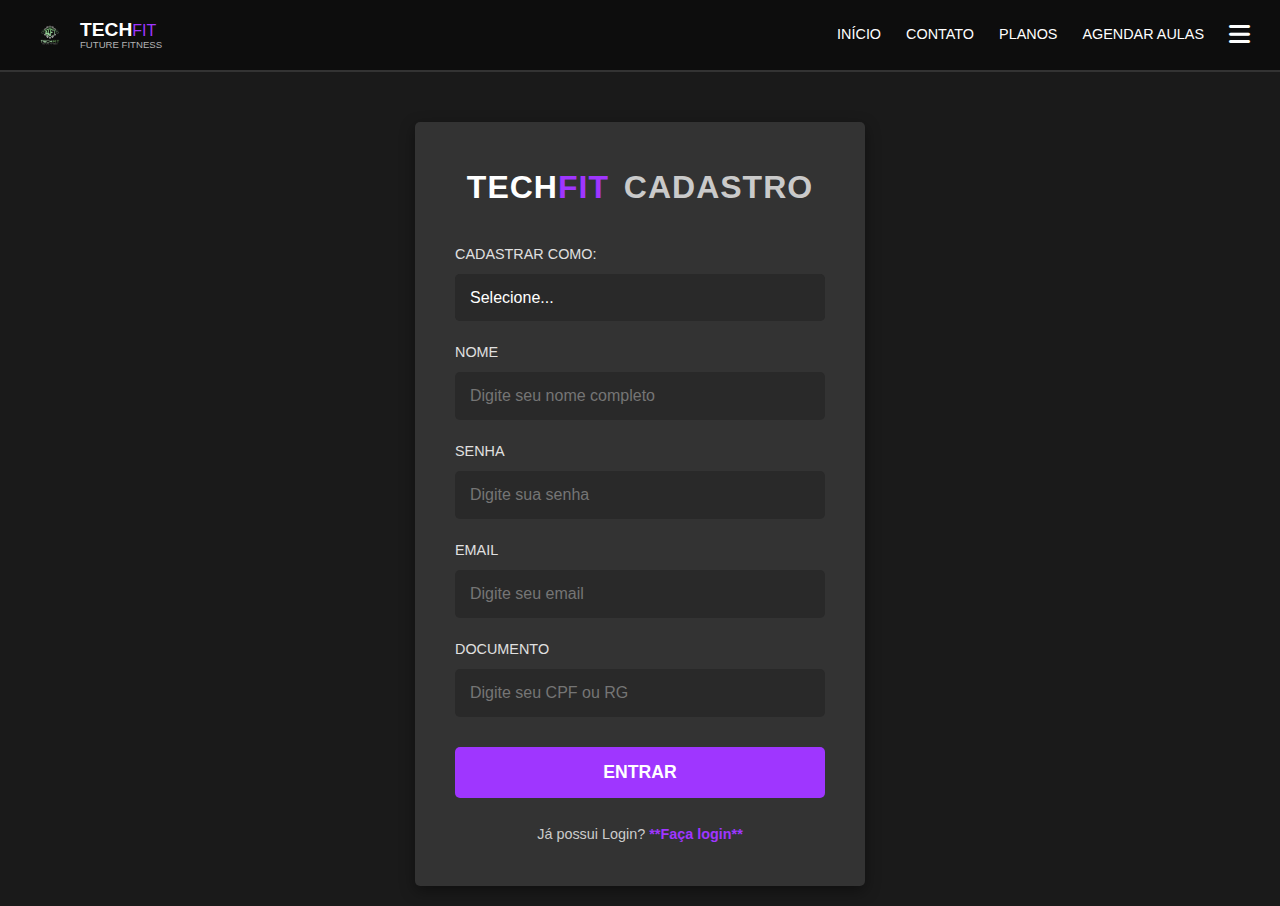
<file: html/cadastro.html>
<!DOCTYPE html>
<html lang="pt-BR">
<head>
    <meta charset="UTF-8">
    <meta name="viewport" content="width=device-width, initial-scale=1.0">
    <title>TechFit - Cadastro</title>
    <link rel="stylesheet" href="style-cadastro.css">
    <link rel="stylesheet" href="https://cdnjs.cloudflare.com/ajax/libs/font-awesome/6.0.0-beta3/css/all.min.css">
</head>
<body>

    <header class="navbar">
        <div class="logo">
            <img src="imagensAcademia/logotechfit-removebg-preview.png" alt="Logo TechFit" style="height: 40px; filter: invert(1);">
            <div class="logo-text">
                <strong>TECH</strong><span class="fit">FIT</span>
                <span class="subtext">FUTURE FITNESS</span>
            </div>
        </div>
        <nav class="menu">
            <a href="paginainicial.html">INÍCIO</a>
            <a href="#">CONTATO</a>
            <a href="#">PLANOS</a>
            <a href="#">AGENDAR AULAS</a>
            <button class="menu-toggle" aria-label="Menu Principal"><i class="fas fa-bars"></i></button>
        </nav>
    </header>

    <main class="cadastro-page">
        <div class="cadastro-container">
            <h1 class="cadastro-title">
                <span class="techfit-text">TECH<span class="fit-text">FIT</span></span>
                <span class="cadastro-text">CADASTRO</span>
            </h1>

            <form class="cadastro-form">
                <label for="tipo-cadastro">CADASTRAR COMO:</label>
                <div class="select-wrapper">
                    <select id="tipo-cadastro" name="tipo-cadastro">
                        <option value="" disabled selected>Selecione...</option>
                        <option value="aluno">Aluno</option>
                        <option value="professor">Professor</option>
                    </select>
                </div>

                <label for="nome">Nome</label>
                <input type="text" id="nome" name="nome" placeholder="Digite seu nome completo" required>
                
                <label for="senha">Senha</label>
                <input type="password" id="senha" name="senha" placeholder="Digite sua senha" required>
                
                <label for="email">Email</label>
                <input type="email" id="email" name="email" placeholder="Digite seu email" required>

                <label for="documento">Documento</label>
                <input type="text" id="documento" name="documento" placeholder="Digite seu CPF ou RG" required>

                <button type="submit" class="btn-entrar">ENTRAR</button>

                <p class="login-link">
                    Já possui Login? <a href="login.html">**Faça login**</a>
                </p>
            </form>
        </div>
        <div id="success-message" style="display:none; margin-top:20px; color:green; font-weight:bold; text-align:center;">
            Cadastro feito com sucesso!
        </div>
        <script>
        document.querySelector('.cadastro-form').addEventListener('submit', function(e) {
            e.preventDefault();
            document.getElementById('success-message').style.display = 'block';
            this.reset();
            setTimeout(function() {
                window.location.href = 'login.html';
            }, 1500);
        });
        </script>
    </main>

</body>
</html>
</file>
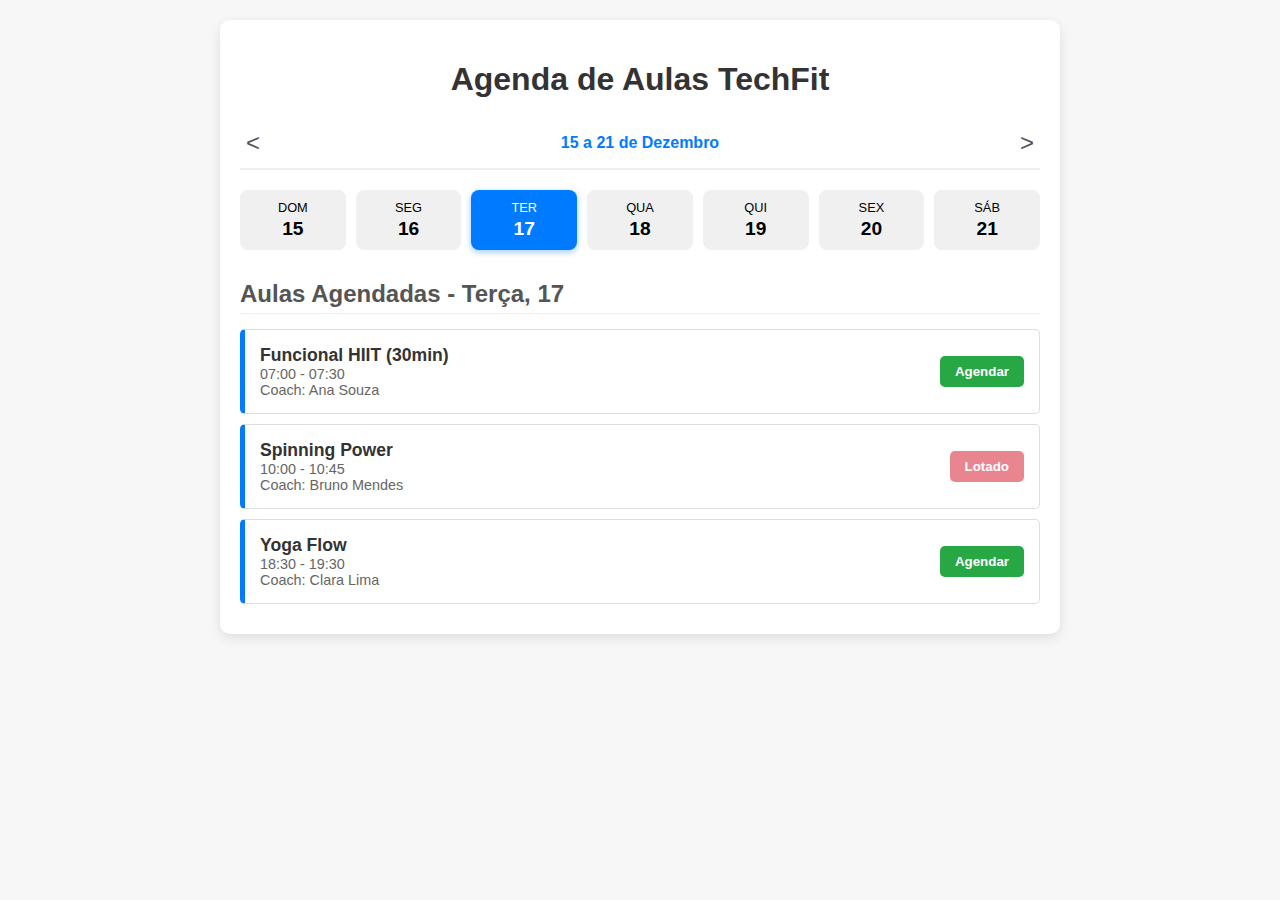
<file: html/calendario.html>
<!DOCTYPE html>
<html lang="pt-BR">
<head>
    <meta charset="UTF-8">
    <meta name="viewport" content="width=device-width, initial-scale=1.0">
    <title>Agenda de Aulas - TechFit</title>
    <style>
        /* Estilo Minimalista Inspirado no Design TechFit */
        body {
            font-family: -apple-system, BlinkMacSystemFont, "Segoe UI", Roboto, "Helvetica Neue", Arial, sans-serif;
            background-color: #f7f7f7;
            margin: 0;
            padding: 20px;
        }

        .calendar-container {
            max-width: 800px;
            margin: 0 auto;
            background-color: #ffffff;
            border-radius: 10px;
            box-shadow: 0 4px 12px rgba(0, 0, 0, 0.1);
            padding: 20px;
        }

        h1 {
            color: #333;
            text-align: center;
            margin-bottom: 20px;
            font-weight: 600;
        }

        /* Seletor de Semana */
        .week-selector {
            display: flex;
            justify-content: space-between;
            align-items: center;
            padding: 10px 0;
            margin-bottom: 20px;
            border-bottom: 2px solid #eee;
        }

        .week-selector button {
            background-color: transparent;
            border: none;
            color: #555;
            font-size: 1.5em;
            cursor: pointer;
        }

        .week-selector span {
            font-weight: 700;
            color: #007bff; /* Azul vibrante como cor principal */
        }

        /* Grade de Dias da Semana */
        .day-grid {
            display: grid;
            grid-template-columns: repeat(7, 1fr);
            gap: 10px;
            text-align: center;
        }

        .day-item {
            padding: 10px 5px;
            border-radius: 8px;
            background-color: #f0f0f0;
            cursor: pointer;
            transition: background-color 0.2s;
        }

        .day-item:hover {
            background-color: #e0e0e0;
        }

        .day-item.active {
            background-color: #007bff;
            color: white;
            font-weight: 700;
            box-shadow: 0 2px 6px rgba(0, 123, 255, 0.4);
        }

        .day-name {
            font-size: 0.8em;
            font-weight: 500;
            display: block;
            margin-bottom: 3px;
        }

        .day-number {
            font-size: 1.2em;
            font-weight: 700;
            display: block;
        }

        /* Lista de Aulas */
        .class-list {
            margin-top: 30px;
        }

        h2 {
            color: #555;
            margin-bottom: 15px;
            font-weight: 600;
            border-bottom: 1px solid #eee;
            padding-bottom: 5px;
        }

        .class-card {
            display: flex;
            justify-content: space-between;
            align-items: center;
            padding: 15px;
            margin-bottom: 10px;
            background-color: #fff;
            border: 1px solid #ddd;
            border-left: 5px solid #007bff; /* Detalhe da cor principal */
            border-radius: 5px;
        }

        .class-info {
            flex-grow: 1;
        }

        .class-name {
            font-weight: 700;
            color: #333;
            font-size: 1.1em;
        }

        .class-time, .class-coach {
            font-size: 0.9em;
            color: #666;
        }

        .register-btn {
            background-color: #28a745; /* Botão verde de sucesso */
            color: white;
            border: none;
            padding: 8px 15px;
            border-radius: 5px;
            cursor: pointer;
            font-weight: 600;
            transition: background-color 0.2s;
        }

        .register-btn:hover {
            background-color: #218838;
        }

        .full-btn {
            background-color: #dc3545; /* Botão vermelho de lotado */
            cursor: default;
            opacity: 0.6;
        }
    </style>
</head>
<body>

<div class="calendar-container">
    <h1>Agenda de Aulas TechFit</h1>

    <div class="week-selector">
        <button id="prevWeek">&lt;</button>
        <span>15 a 21 de Dezembro</span>
        <button id="nextWeek">&gt;</button>
    </div>

    <div class="day-grid">
        <div class="day-item">
            <span class="day-name">DOM</span>
            <span class="day-number">15</span>
        </div>
        <div class="day-item">
            <span class="day-name">SEG</span>
            <span class="day-number">16</span>
        </div>
        <div class="day-item active" onclick="loadClasses('terca')">
            <span class="day-name">TER</span>
            <span class="day-number">17</span>
        </div>
        <div class="day-item">
            <span class="day-name">QUA</span>
            <span class="day-number">18</span>
        </div>
        <div class="day-item">
            <span class="day-name">QUI</span>
            <span class="day-number">19</span>
        </div>
        <div class="day-item">
            <span class="day-name">SEX</span>
            <span class="day-number">20</span>
        </div>
        <div class="day-item">
            <span class="day-name">SÁB</span>
            <span class="day-number">21</span>
        </div>
    </div>

    <div class="class-list">
        <h2>Aulas Agendadas - Terça, 17</h2>

        <div class="class-card">
            <div class="class-info">
                <div class="class-name">Funcional HIIT (30min)</div>
                <div class="class-time">07:00 - 07:30</div>
                <div class="class-coach">Coach: Ana Souza</div>
            </div>
            <button class="register-btn" onclick="registerClass('hiit-7h')">Agendar</button>
        </div>

        <div class="class-card">
            <div class="class-info">
                <div class="class-name">Spinning Power</div>
                <div class="class-time">10:00 - 10:45</div>
                <div class="class-coach">Coach: Bruno Mendes</div>
            </div>
            <button class="register-btn full-btn" disabled>Lotado</button>
        </div>

        <div class="class-card">
            <div class="class-info">
                <div class="class-name">Yoga Flow</div>
                <div class="class-time">18:30 - 19:30</div>
                <div class="class-coach">Coach: Clara Lima</div>
            </div>
            <button class="register-btn" onclick="registerClass('yoga-18h')">Agendar</button>
        </div>

    </div>

</div>

<script>
    // Função básica de simulação de agendamento
    function registerClass(classId) {
        alert('Você agendou a aula ' + classId + ' com sucesso! Nos vemos na TechFit!');
        // Aqui você faria a chamada real para o seu backend
    }

    // Função básica de simulação de troca de dia
    function loadClasses(day) {
        alert('Aulas de ' + day + ' carregadas. (Esta é apenas uma simulação!)');

        // Lógica para alterar o dia ativo visualmente:
        document.querySelectorAll('.day-item').forEach(item => {
            item.classList.remove('active');
        });
        // No mundo real, você usaria o dia para buscar novas aulas no servidor
    }
</script>

</body>
</html>
</file>
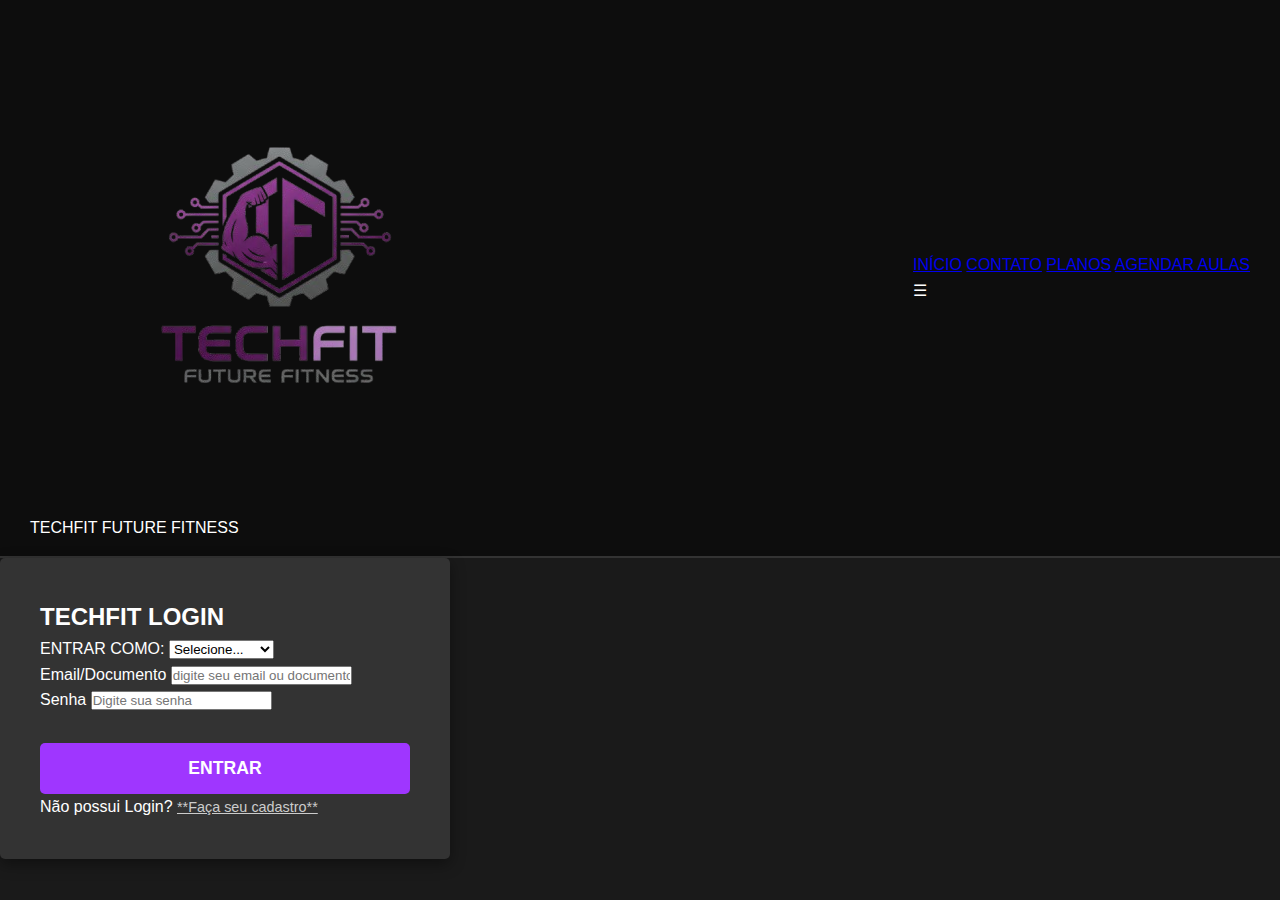
<file: html/login.html>
<!DOCTYPE html>
<html lang="pt-br">
<head>
    <meta charset="UTF-8">
    <meta name="viewport" content="width=device-width, initial-scale=1.0">
    <title>TECHFIT - Login</title>
    <link rel="stylesheet" href="style-login.css">
    </head>
<body>
    <header class="navbar">
        <div class="navbar-left">
            <img src="imagensAcademia/logotechfit-removebg-preview.png" alt="TECHFIT Logo" class="logo">
            <span class="brand-name">TECHFIT</span>
            <span class="brand-slogan">FUTURE FITNESS</span>
        </div>
        <nav class="navbar-right">
            <a href="paginainicial.html" class="nav-item">INÍCIO</a>
            <a href="#" class="nav-item">CONTATO</a>
            <a href="#" class="nav-item">PLANOS</a>
            <a href="#" class="nav-item">AGENDAR AULAS</a>
            <div class="menu-icon">☰</div> </nav>
    </header>

    <main class="login-container">
        <div class="login-card">
            <h2>TECHFIT LOGIN</h2>

            <div class="form-group">
                <label for="entrarComo">ENTRAR COMO:</label>
                <select id="entrarComo" class="input-field select-field">
                    <option>Selecione...</option>
                    <option>Aluno</option>
                    <option>Instrutor</option>
                    <option>Administrador</option>
                </select>
            </div>

            <div class="form-group">
                <label for="emailDocumento">Email/Documento</label>
                <input type="text" id="emailDocumento" class="input-field" placeholder="digite seu email ou documento">
            </div>

            <div class="form-group">
                <label for="senha">Senha</label>
                <input type="password" id="senha" class="input-field" placeholder="Digite sua senha">
            </div>

            <button class="btn-entrar" onclick="verificarLogin()">ENTRAR</button>
            <script>
                function verificarLogin() {
                    
                    const email = document.getElementById('emailDocumento').value;
                    const senha = document.getElementById('senha').value;
                    // Aqui você pode adicionar validação real, por exemplo, via AJAX
                    if (email === "admin@techfit.com" && senha === "123456") {
                        window.location.href = "paginainicial.html";
                    } else {
                        alert("Email ou senha incorretos!");
                    }
                }
            </script>
            <p class="cadastro-text">
                Não possui Login? <a href="cadastro.html" class="cadastro-link">**Faça seu cadastro**</a>
            </p>
        </div>
    </main>
</body>
</html>
</file>
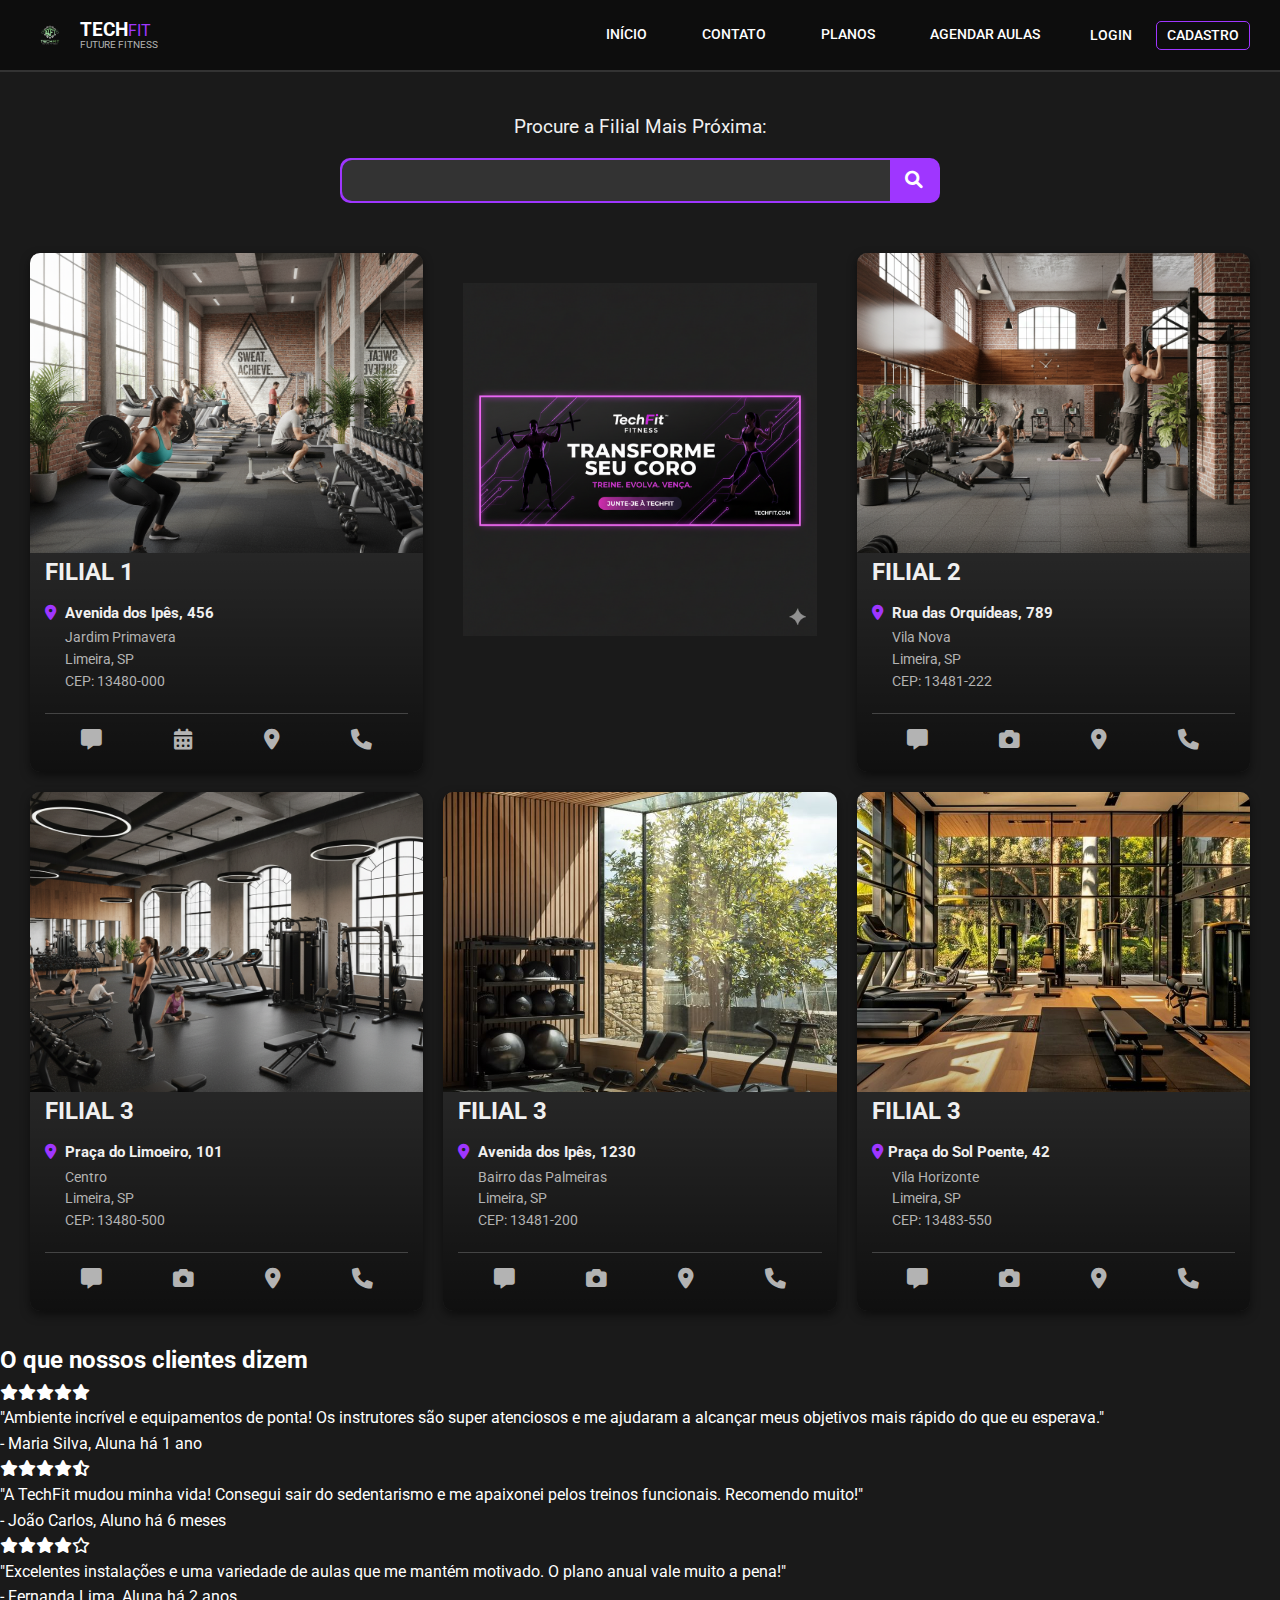
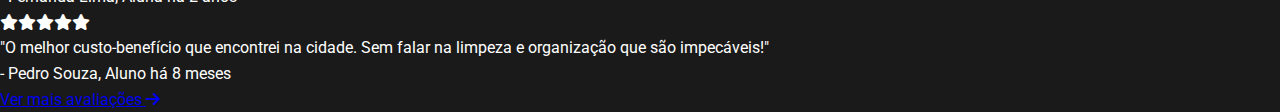
<file: html/paginainicial.html>
<!DOCTYPE html>
<html lang="pt-BR">
<head>
    <meta charset="UTF-8">
    <meta name="viewport" content="width=device-width, initial-scale=1.0">
    <title>TechFit - Filiais</title>
    <link rel="stylesheet" href="style.css">
    <link rel="stylesheet" href="https://cdnjs.cloudflare.com/ajax/libs/font-awesome/6.0.0-beta3/css/all.min.css">
</head>
<body>

    <header class="navbar">
        <div class="logo">
            <img src="imagensAcademia/logotechfit-removebg-preview.png" alt="Logo TechFit" style="height: 40px; filter: invert(1);">
            <div class="logo-text">
                <strong>TECH</strong><span class="fit">FIT</span>
                <span class="subtext">FUTURE FITNESS</span>
            </div>
        </div>
        <nav class="menu">
            <a href="paginainicial.html">INÍCIO</a>
            <a href="#">CONTATO</a>
            <a href="#">PLANOS</a>
            <a href="#">AGENDAR AULAS</a>
            <button class="menu-toggle" aria-label="Menu"><i class="fas fa-bars"></i></button>
        
            <div class="utility-menu-container">
                <div class="utility-links">
                    <a href="#" class="login-btn">LOGIN</a>
                    <a href="#" class="register-btn">CADASTRO</a>
                </div>
                <button class="menu-toggle" aria-label="Menu Principal"><i class="fas fa-bars"></i></button>
            </div>
        </nav>
    </header>

    <main>
        <div class="search-section">
            <p>Procure a Filial Mais Próxima:</p>
            <div class="search-bar-container">
                <input type="text" placeholder="" class="search-input">
                <button class="search-button"><i class="fas fa-search"></i></button>
            </div>
        </div>

        <section class="filiais-container">
            <div class="filial-card">
                <div class="card-image-wrapper">
                    <img src="imagensAcademia/imagemAcademia1.png" alt="Academia Filial 1">
                </div>
                <div class="card-content">
                    <h2 class="filial-title">FILIAL 1</h2>
                    <p class="address"><i class="fas fa-map-marker-alt"></i> Avenida dos Ipês, 456</p>
                    <p class="address-detail">Jardim Primavera</p>
                    <p class="address-detail">Limeira, SP</p>
                    <p class="address-detail">CEP: 13480-000</p>
                    <div class="social-icons">
                        <a href="#"><i class="fas fa-comment-alt"></i></a>
                        <a href="#"><i class="fas fa-calendar-alt"></i></a>
                        <a href="#"><i class="fas fa-map-marker-alt"></i></a>
                        <a href="#"><i class="fas fa-phone"></i></a>
                    </div>
                </div>
            </div>
      <div class="promo-banner">
    <img src="imagensAcademia/promocao.png" alt="Transforme seu corpo na TechFit">
    </div>
            <div class="filial-card">
                <div class="card-image-wrapper">
                    <img src="imagensAcademia/ImagemAcademia2.png" alt="Academia Filial 2">
                </div>
                <div class="card-content">
                    <h2 class="filial-title">FILIAL 2</h2>
                    <p class="address"><i class="fas fa-map-marker-alt"></i> Rua das Orquídeas, 789</p>
                    <p class="address-detail">Vila Nova</p>
                    <p class="address-detail">Limeira, SP</p>
                    <p class="address-detail">CEP: 13481-222</p>
                    <div class="social-icons">
                        <a href="#"><i class="fas fa-comment-alt"></i></a>
                        <a href="#"><i class="fas fa-camera"></i></a>
                        <a href="#"><i class="fas fa-map-marker-alt"></i></a>
                        <a href="#"><i class="fas fa-phone"></i></a>
                    </div>
                </div>
            </div>

            <div class="filial-card highlight-card">
                <div class="card-image-wrapper">
                    <img src="imagensAcademia/ImagemAcademia3.png" alt="Academia Filial 3">
                </div>
                <div class="card-content">
                    <h2 class="filial-title">FILIAL 3</h2>
                    <p class="address"><i class="fas fa-map-marker-alt"></i> Praça do Limoeiro, 101</p>
                    <p class="address-detail">Centro</p>
                    <p class="address-detail">Limeira, SP</p>
                    <p class="address-detail">CEP: 13480-500</p>
                    <div class="social-icons">
                        <a href="#"><i class="fas fa-comment-alt"></i></a>
                        <a href="#"><i class="fas fa-camera"></i></a>
                        <a href="#"><i class="fas fa-map-marker-alt"></i></a>
                        <a href="#"><i class="fas fa-phone"></i></a>
                    </div>
                </div>
            </div>

             <div class="filial-card highlight-card">
                <div class="card-image-wrapper">
                    <img src="imagensAcademia/imagemAcademia4 (1).jpg" alt="Academia Filial 3">
                </div>
                <div class="card-content">
                    <h2 class="filial-title">FILIAL 3</h2>
                    <p class="address"><i class="fas fa-map-marker-alt"></i> Avenida dos Ipês, 1230</p>
                    <p class="address-detail">Bairro das Palmeiras </p>
                    <p class="address-detail">Limeira, SP</p>
                    <p class="address-detail">CEP: 13481-200</p>
                    <div class="social-icons">
                        <a href="#"><i class="fas fa-comment-alt"></i></a>
                        <a href="#"><i class="fas fa-camera"></i></a>
                        <a href="#"><i class="fas fa-map-marker-alt"></i></a>
                        <a href="#"><i class="fas fa-phone"></i></a>
                    </div>
                </div>
            </div>

             <div class="filial-card highlight-card">
                <div class="card-image-wrapper">
                    <img src="imagensAcademia/imagemAcademia5.jpg" alt="Academia Filial 3">
                </div>
                <div class="card-content">
                    <h2 class="filial-title">FILIAL 3</h2>
                    <p class="address"><i class="fas fa-map-marker-alt"></i>Praça do Sol Poente, 42</p>
                    <p class="address-detail">Vila Horizonte</p>
                    <p class="address-detail">Limeira, SP</p>
                    <p class="address-detail">CEP: 13483-550</p>
                    <div class="social-icons">
                        <a href="#"><i class="fas fa-comment-alt"></i></a>
                        <a href="#"><i class="fas fa-camera"></i></a>
                        <a href="#"><i class="fas fa-map-marker-alt"></i></a>
                        <a href="#"><i class="fas fa-phone"></i></a>
                    </div>
                </div>
            </div>
        </section>
        <section class="testimonials-section">
            <h2 class="section-title">O que nossos clientes dizem</h2>
            <div class="testimonials-grid">

                <div class="testimonial-card">
                    <div class="rating">
                        <i class="fas fa-star"></i><i class="fas fa-star"></i><i class="fas fa-star"></i><i class="fas fa-star"></i><i class="fas fa-star"></i>
                    </div>
                    <p class="testimonial-text">"Ambiente incrível e equipamentos de ponta! Os instrutores são super atenciosos e me ajudaram a alcançar meus objetivos mais rápido do que eu esperava."</p>
                    <p class="client-name">- Maria Silva, Aluna há 1 ano</p>
                </div>

                <div class="testimonial-card">
                    <div class="rating">
                        <i class="fas fa-star"></i><i class="fas fa-star"></i><i class="fas fa-star"></i><i class="fas fa-star"></i><i class="fas fa-star-half-alt"></i>
                    </div>
                    <p class="testimonial-text">"A TechFit mudou minha vida! Consegui sair do sedentarismo e me apaixonei pelos treinos funcionais. Recomendo muito!"</p>
                    <p class="client-name">- João Carlos, Aluno há 6 meses</p>
                </div>

                <div class="testimonial-card">
                    <div class="rating">
                        <i class="fas fa-star"></i><i class="fas fa-star"></i><i class="fas fa-star"></i><i class="fas fa-star"></i><i class="far fa-star"></i>
                    </div>
                    <p class="testimonial-text">"Excelentes instalações e uma variedade de aulas que me mantém motivado. O plano anual vale muito a pena!"</p>
                    <p class="client-name">- Fernanda Lima, Aluna há 2 anos</p>
                </div>

                <div class="testimonial-card">
                    <div class="rating">
                        <i class="fas fa-star"></i><i class="fas fa-star"></i><i class="fas fa-star"></i><i class="fas fa-star"></i><i class="fas fa-star"></i>
                    </div>
                    <p class="testimonial-text">"O melhor custo-benefício que encontrei na cidade. Sem falar na limpeza e organização que são impecáveis!"</p>
                    <p class="client-name">- Pedro Souza, Aluno há 8 meses</p>
                </div>

            </div>
            <a href="#" class="view-more-reviews">Ver mais avaliações <i class="fas fa-arrow-right"></i></a>
        </section>

    </main>

    <script>
    document.addEventListener('DOMContentLoaded', function() {
        document.querySelector('.login-btn').addEventListener('click', function(e) {
            e.preventDefault();
            window.location.href = 'login.html';
        });
        document.querySelector('.register-btn').addEventListener('click', function(e) {
            e.preventDefault();
            window.location.href = 'cadastro.html';
        });
    });
</script>

</body>
</html>
</file>
<file: html/style.css>
/* Importação de fontes */
@import url('https://fonts.googleapis.com/css2?family=Roboto:wght@400;700&display=swap');

/* Variáveis CSS para facilitar a manutenção */
:root {
    --primary-color: #9f36ff; /* Roxo principal para destaque */
   
    --background-dark: #1a1a1a;
    --text-light: #ffffff;
    --card-bg-dark: #333333;
    --card-text-light: #f0f0f0;
    --card-detail-text: #b3b3b3;
    --border-radius-lg: 10px;
}

* {
    box-sizing: border-box;
    margin: 0;
    padding: 0;
}

body {
    font-family: 'Roboto', sans-serif;
    background-color: var(--background-dark);
    color: var(--text-light);
    line-height: 1.6;
    min-height: 100vh;
}

/* 1. Navbar (Cabeçalho) */
.navbar {
    display: flex;
    justify-content: space-between;
    align-items: center;
    padding: 15px 30px;
    background-color: #0d0d0d; /* Fundo do topo mais escuro */
    border-bottom: 2px solid #333333;
}

.logo {
    display: flex;
    align-items: center;
}

.logo-text {
    margin-left: 10px;
    line-height: 1.1;
    text-transform: uppercase;
}

.logo-text strong {
    color: var(--text-light);
    font-size: 1.2em;
}

.logo-text .fit {
    color: var(--primary-color);
}

.logo-text .subtext {
    display: block;
    font-size: 0.6em;
    color: var(--card-detail-text);
    font-weight: 400;
}

.menu a {
    color: var(--text-light);
    text-decoration: none;
    margin-left: 25px;
    font-weight: 500;
    transition: color 0.3s;
    text-transform: uppercase;
    font-size: 0.9em;
}

.menu a:hover {
    color: var(--primary-color);
}

.menu-toggle {
    background: none;
    border: none;
    color: var(--text-light);
    font-size: 1.5em;
    cursor: pointer;
    margin-left: 25px;
    display: none; /* Esconder em desktop */
}

/* 2. Seção de Busca */
.search-section {
    text-align: center;
    padding: 40px 20px 20px;
}

.search-section p {
    font-size: 1.2em;
    margin-bottom: 15px;
    color: var(--card-text-light);
}

.search-bar-container {
    display: flex;
    justify-content: center;
    max-width: 600px;
    margin: 0 auto;
    background-color: var(--primary-color);
    border-radius: var(--border-radius-lg);
    overflow: hidden;
    padding: 2px;
}

.search-input {
    flex-grow: 1;
    padding: 10px 15px;
    border: none;
    outline: none;
    font-size: 1em;
    background-color: #333333; /* Fundo interno mais escuro */
    color: var(--text-light);
    border-radius: var(--border-radius-lg) 0 0 var(--border-radius-lg);
}

.search-button {
    background-color: var(--primary-color);
    color: var(--text-light);
    border: none;
    padding: 10px 15px;
    cursor: pointer;
    font-size: 1.1em;
    transition: background-color 0.3s;
    border-radius: 0 var(--border-radius-lg) var(--border-radius-lg) 0;
}

.search-button:hover {
    background-color: #8c26e0;
}

/* 3. Container das Filiais (Layout de 3 Colunas) */
.filiais-container {
    display: grid;
    /* 3 colunas iguais no desktop */
    grid-template-columns: repeat(3, 1fr); 
    gap: 20px;
    padding: 30px;
}

/* 4. Card da Filial */
.filial-card {
    background-color: var(--card-bg-dark);
    border-radius: var(--border-radius-lg);
    overflow: hidden;
    box-shadow: 0 4px 10px rgba(0, 0, 0, 0.5);
    display: flex;
    flex-direction: column;
}

.card-image-wrapper {
    position: relative;
    width: 100%;
    /* Altura da imagem para manter a proporção */
    height: 300px; 
    overflow: hidden;
}

.card-image-wrapper img {
    width: 100%;
    height: 100%;
    object-fit: cover; /* Garante que a imagem preencha o espaço sem distorcer */
    display: block;
}

.card-content {
    padding: 15px;
    flex-grow: 1;
    position: relative; /* Para posicionar o texto sobre a imagem se for o caso */
    /* Para simular o texto sobreposto na imagem (como na referência) */
    background: linear-gradient(to top, rgba(0, 0, 0, 0.7), transparent);
    margin-top: -120px; 
    padding-top: 120px; 
    color: var(--card-text-light);
}

.filial-title {
    font-size: 1.5em;
    margin-bottom: 10px;
    text-transform: uppercase;
}

.address {
    font-size: 0.95em;
    font-weight: 700;
    margin-bottom: 2px;
}

.address i {
    color: var(--primary-color);
    margin-right: 5px;
}

.address-detail {
    font-size: 0.85em;
    margin-left: 20px; /* Alinhar com o texto após o ícone */
    color: var(--card-detail-text);
}

/* Destaque para a Filial 3 */
.highlight-card {
    /* Borda azul visível na imagem */
    border: 3px solid var(--secondary-color); 
}

/* Ícones sociais na parte inferior */
.social-icons {
    margin-top: 20px;
    border-top: 1px solid #444;
    padding-top: 10px;
    display: flex;
    justify-content: space-around;
}

.social-icons a {
    color: var(--card-detail-text);
    font-size: 1.3em;
    transition: color 0.3s;
}

.social-icons a:hover {
    color: var(--primary-color);
}

/* Media Query para Responsividade (Mobile) */
@media (max-width: 900px) {
    .menu a {
        display: none; /* Esconde os links do menu principal */
    }

    .menu-toggle {
        display: block; /* Mostra o ícone de hambúrguer */
    }

    /* As filiais ficam empilhadas em telas menores */
    .filiais-container {
        grid-template-columns: 1fr; 
    }
}
/* ... código CSS anterior ... */

/* 1. Navbar (Cabeçalho) - Pequenas mudanças no alinhamento do menu */
.navbar {
    display: flex;
    justify-content: space-between;
    align-items: center;
    padding: 15px 30px;
    background-color: #0d0d0d;
    border-bottom: 2px solid #333333;
}

.menu {
    display: flex; /* Garante que os grupos de links fiquem alinhados */
    align-items: center;
    gap: 30px;
}

.main-links a {
    color: var(--text-light);
    text-decoration: none;
    margin-left: 25px;
    font-weight: 500;
    transition: color 0.3s;
    text-transform: uppercase;
    font-size: 0.9em;
}

.main-links a:hover {
    color: var(--primary-color);
}

/* NOVO: Estilização do menu de utilidades (Login/Cadastro e Ícone) */
.utility-menu-container {
    display: flex;
    align-items: center;
    gap: 15px; /* Espaço entre Login/Cadastro e o ícone de menu */
}

.utility-links a {
    color: var(--text-light);
    text-decoration: none;
    margin-left: 10px;
    font-weight: 500;
    font-size: 0.9em;
    padding: 5px 10px;
    border-radius: 5px;
    transition: all 0.3s;
}

.login-btn:hover {
    color: var(--primary-color);
}

.register-btn {
    border: 1px solid var(--primary-color);
}

.register-btn:hover {
    background-color: var(--primary-color);
    color: var(--text-light);
}

.menu-toggle {
    background: none;
    border: none;
    color: var(--text-light);
    font-size: 1.5em;
    cursor: pointer;
    /* Ajustei a margem para ficar mais limpo com o novo container */
    margin-left: 0; 
}

/* ... código CSS para Search Section e Filial Cards permanece o mesmo ... */


/* Media Query para Responsividade (Mobile) */
@media (max-width: 900px) {
    /* Esconde os links principais em telas menores */
    .main-links {
        display: none; 
    }
    
    /* Esconde Login/Cadastro e mostra apenas o ícone de 3 barras */
    .utility-links {
        display: none; 
    }

    .menu-toggle {
        display: block; /* Garante que o ícone de hambúrguer está visível */
    }

    /* As filiais ficam empilhadas em telas menores */
    .filiais-container {
        grid-template-columns: 1fr; 
    }
}
/* No seu arquivo style.css */

/* Recomendo adicionar ou ajustar este bloco no seu style.css */
.promo-banner {
    width: 100%;
    margin: 30px 0; /* Aumentei um pouco a margem para mais espaçamento */
    text-align: center; /* Centraliza a imagem se ela for menor que 100% */
    overflow: hidden;
    padding: 0 20px; /* Adiciona um pequeno padding lateral para evitar que a imagem grude nas bordas em telas menores */
}

.promo-banner img {
    max-width: 100%; /* Garante que a imagem nunca ultrapasse a largura do seu container pai */
    height: auto;    /* Mantém a proporção da imagem ao redimensionar */
    display: block;  /* Remove qualquer espaço extra abaixo da imagem */
    margin: 0 auto; /* Centraliza a imagem horizontalmente dentro do banner */

}
</file>
<file: html/style-cadastro.css>
/* Variáveis e Reset (Reutilizadas) */
:root {
    --primary-color: #9f36ff; /* Roxo principal para destaque */
    --background-dark: #1a1a1a;
    --text-light: #ffffff;
    --container-bg-dark: #333333;
    --input-bg-dark: #292929;
    --link-color: #9f36ff;
    --border-radius: 5px;
}

* {
    box-sizing: border-box;
    margin: 0;
    padding: 0;
}

body {
    font-family: 'Roboto', sans-serif;
    background-color: var(--background-dark);
    color: var(--text-light);
    line-height: 1.6;
    min-height: 100vh;
}

/* 1. Estilização do Navbar (Copie o CSS do header da página anterior) */
.navbar {
    display: flex;
    justify-content: space-between;
    align-items: center;
    padding: 15px 30px;
    background-color: #0d0d0d;
    border-bottom: 2px solid #333333;
}

.logo {
    display: flex;
    align-items: center;
}

.logo-text {
    margin-left: 10px;
    line-height: 1.1;
    text-transform: uppercase;
}

.logo-text strong {
    color: var(--text-light);
    font-size: 1.2em;
}

.logo-text .fit {
    color: var(--primary-color);
}

.logo-text .subtext {
    display: block;
    font-size: 0.6em;
    color: #b3b3b3;
    font-weight: 400;
}

.menu {
    display: flex;
    align-items: center;
}

.menu a {
    color: var(--text-light);
    text-decoration: none;
    margin-left: 25px;
    font-weight: 500;
    transition: color 0.3s;
    text-transform: uppercase;
    font-size: 0.9em;
}

.menu a:hover {
    color: var(--primary-color);
}

.menu-toggle {
    background: none;
    border: none;
    color: var(--text-light);
    font-size: 1.5em;
    cursor: pointer;
    margin-left: 25px;
}


/* 2. Layout Principal e Container de Cadastro */
.cadastro-page {
    display: flex;
    flex-direction: column;
    align-items: center;
    /* Ajustado para acomodar o rodapé no final da tela */
    min-height: calc(100vh - 70px); /* 70px é uma estimativa da altura do navbar */
    padding: 50px 20px 0; /* Padding superior, sem inferior */
}

.cadastro-container {
    background-color: var(--container-bg-dark);
    border-radius: var(--border-radius);
    padding: 40px;
    width: 100%;
    max-width: 450px; /* Limita a largura do formulário */
    box-shadow: 0 5px 15px rgba(0, 0, 0, 0.4);
    /* Garante que o container empurre o rodapé para baixo */
    margin-bottom: 20px; 
}

/* Título (TECHFIT CADASTRO) */
.cadastro-title {
    text-align: center;
    margin-bottom: 30px;
    font-size: 2em;
    font-weight: 700;
    letter-spacing: 1px;
}

.techfit-text {
    color: var(--text-light);
}

.fit-text {
    color: var(--primary-color);
}

.cadastro-text {
    color: #cacaca; /* Cor do "CADASTRO" ligeiramente mais clara que o texto principal */
    margin-left: 5px;
}

/* 3. Estilização do Formulário */
.cadastro-form label {
    display: block;
    margin-top: 20px;
    margin-bottom: 8px;
    font-size: 0.9em;
    font-weight: 500;
    color: #e0e0e0;
    text-transform: uppercase;
}

/* Estilização do Dropdown e Inputs */
.select-wrapper,
.cadastro-form input[type="text"],
.cadastro-form input[type="password"],
.cadastro-form input[type="email"] {
    width: 100%;
    padding: 15px;
    background-color: var(--input-bg-dark);
    border: none;
    border-radius: var(--border-radius);
    color: var(--text-light);
    font-size: 1em;
    outline: none;
}

/* Estilização do SELECT (Dropdown) */
.select-wrapper {
    position: relative;
    overflow: hidden;
    padding: 0; 
}

.select-wrapper select {
    appearance: none; 
    -webkit-appearance: none;
    -moz-appearance: none;
    width: 100%;
    padding: 15px;
    background-color: var(--input-bg-dark);
    border: none;
    border-radius: var(--border-radius);
    color: var(--text-light);
    font-size: 1em;
    cursor: pointer;
}

/* Estilização do Botão ENTRAR */
.btn-entrar {
    width: 100%;
    padding: 15px;
    margin-top: 30px;
    background-color: var(--primary-color);
    color: var(--text-light);
    border: none;
    border-radius: var(--border-radius);
    font-size: 1.1em;
    font-weight: 700;
    text-transform: uppercase;
    cursor: pointer;
    transition: background-color 0.3s;
}

.btn-entrar:hover {
    background-color: #7b29cc;
}

/* Link LOGIN na parte inferior */
.login-link {
    text-align: center;
    margin-top: 25px;
    font-size: 0.9em;
    color: #ccc;
}

.login-link a {
    color: var(--link-color);
    text-decoration: none;
    font-weight: 700;
    transition: color 0.3s;
}

.login-link a:hover {
    color: #c468ff;
}

/* 4. Barra de Rodapé (Suporte) */
.footer-bar {
    width: 100%;
    padding: 10px;
    background-color: #444444; /* Cor escura para a barra */
    color: #dddddd;
    text-align: left;
    font-size: 0.9em;
    position: sticky; /* Fixa no final */
    bottom: 0;
    margin-top: auto; /* Empurra para o fundo da main */
}


/* Media Query para telas menores */
@media (max-width: 500px) {
    .cadastro-container {
        padding: 25px;
    }
    .cadastro-title {
        font-size: 1.8em;
    }
}
footer {
    gap: 10px;
    display: flex;
    align-items: center;
    justify-content: center;
    background-color: #0d0d0d;
    height: 80px;
    width: 100%;
    padding: 0 20px;
    text-align: center;
    margin-top: auto; /* Garante que ele fique no final da página */
    border-top: 2px solid #333333;
}

footer h3 {
    font-size: 0.9em;
    margin: 0;
}
</file>
<file: html/style-login.css>
/* Variáveis e Reset (Reutilizadas da página anterior) */
:root {
    --primary-color: #9f36ff; /* Roxo principal para destaque */
    --background-dark: #1a1a1a;
    --text-light: #ffffff;
    --container-bg-dark: #333333;
    --input-bg-dark: #292929;
    --link-color: #9f36ff;
    --border-radius: 5px;
}

* {
    box-sizing: border-box;
    margin: 0;
    padding: 0;
}

body {
    font-family: 'Roboto', sans-serif;
    background-color: var(--background-dark);
    color: var(--text-light);
    line-height: 1.6;
    min-height: 100vh;
}

/* 1. Estilização do Navbar (Copie o CSS do header da página anterior) */
.navbar {
    display: flex;
    justify-content: space-between;
    align-items: center;
    padding: 15px 30px;
    background-color: #0d0d0d;
    border-bottom: 2px solid #333333;
}

.logo {
    display: flex;
    align-items: center;
}

.logo-text {
    margin-left: 10px;
    line-height: 1.1;
    text-transform: uppercase;
}

.logo-text strong {
    color: var(--text-light);
    font-size: 1.2em;
}

.logo-text .fit {
    color: var(--primary-color);
}

.logo-text .subtext {
    display: block;
    font-size: 0.6em;
    color: #b3b3b3;
    font-weight: 400;
}

.menu {
    display: flex;
    align-items: center;
}

.menu a {
    color: var(--text-light);
    text-decoration: none;
    margin-left: 25px;
    font-weight: 500;
    transition: color 0.3s;
    text-transform: uppercase;
    font-size: 0.9em;
}

.menu a:hover {
    color: var(--primary-color);
}

.menu-toggle {
    background: none;
    border: none;
    color: var(--text-light);
    font-size: 1.5em;
    cursor: pointer;
    margin-left: 25px;
}

/* 2. Layout Principal e Container de Login */
.login-page {
    display: flex;
    justify-content: center;
    align-items: center;
    padding: 50px 20px;
}

.login-container {
    background-color: var(--container-bg-dark);
    border-radius: var(--border-radius);
    padding: 40px;
    width: 100%;
    max-width: 450px; /* Limita a largura do formulário */
    box-shadow: 0 5px 15px rgba(0, 0, 0, 0.4);
}

/* Título (TECHFIT LOGIN) */
.login-title {
    text-align: center;
    margin-bottom: 30px;
    font-size: 2em;
    font-weight: 700;
    letter-spacing: 1px;
}

.techfit-text {
    color: var(--text-light);
}

.fit-text {
    color: var(--primary-color);
}

.login-text {
    color: #cacaca; /* Cor do "LOGIN" ligeiramente mais clara que o texto principal */
    margin-left: 5px;
}

/* 3. Estilização do Formulário */
.login-form label {
    display: block;
    margin-top: 20px;
    margin-bottom: 8px;
    font-size: 0.9em;
    font-weight: 500;
    color: #e0e0e0;
    text-transform: uppercase;
}

/* Estilização do Dropdown e Inputs */
.select-wrapper,
.login-form input[type="text"],
.login-form input[type="password"] {
    width: 100%;
    padding: 15px;
    background-color: var(--input-bg-dark);
    border: none;
    border-radius: var(--border-radius);
    color: var(--text-light);
    font-size: 1em;
    outline: none;
}

/* Estilização do SELECT (Dropdown) */
.select-wrapper {
    position: relative;
    overflow: hidden;
    padding: 0; /* Remove padding do wrapper */
}

.select-wrapper select {
    appearance: none; /* Remove o estilo padrão do dropdown */
    -webkit-appearance: none;
    -moz-appearance: none;
    width: 100%;
    padding: 15px;
    background-color: var(--input-bg-dark);
    border: none;
    border-radius: var(--border-radius);
    color: var(--text-light);
    font-size: 1em;
    cursor: pointer;
}

/* Estilização do Botão ENTRAR */
.btn-entrar {
    width: 100%;
    padding: 15px;
    margin-top: 30px;
    background-color: var(--primary-color);
    color: var(--text-light);
    border: none;
    border-radius: var(--border-radius);
    font-size: 1.1em;
    font-weight: 700;
    text-transform: uppercase;
    cursor: pointer;
    transition: background-color 0.3s;
}

.btn-entrar:hover {
    background-color: #7b29cc;
}

/* Mesma estilização para os campos de email e senha */
.login-form input[type="email"],
.login-form input[type="password"] {
    width: 100%;
    padding: 15px;
    background-color: var(--input-bg-dark);
    border: none;
    border-radius: var(--border-radius);
    color: var(--text-light);
    font-size: 1em;
    outline: none;
    margin-bottom: 5px;
    transition: background-color 0.3s, color 0.3s;
}

.login-form input[type="email"]:focus,
.login-form input[type="password"]:focus {
    background-color: #232323;
    color: #fff;
}

/* Link CADASTRO na parte inferior */
.cadastro-link {
    text-align: center;
    margin-top: 25px;
    font-size: 0.9em;
    color: #ccc;
}

.cadastro-link a {
    color: var(--link-color);
    text-decoration: none;
    font-weight: 700;
    transition: color 0.3s;
}

.cadastro-link a:hover {
    color: #c468ff;
}

/* Media Query para telas menores */
@media (max-width: 500px) {
    .login-container {
        padding: 25px;
    }
    .login-title {
        font-size: 1.8em;
    }
}
</file>
